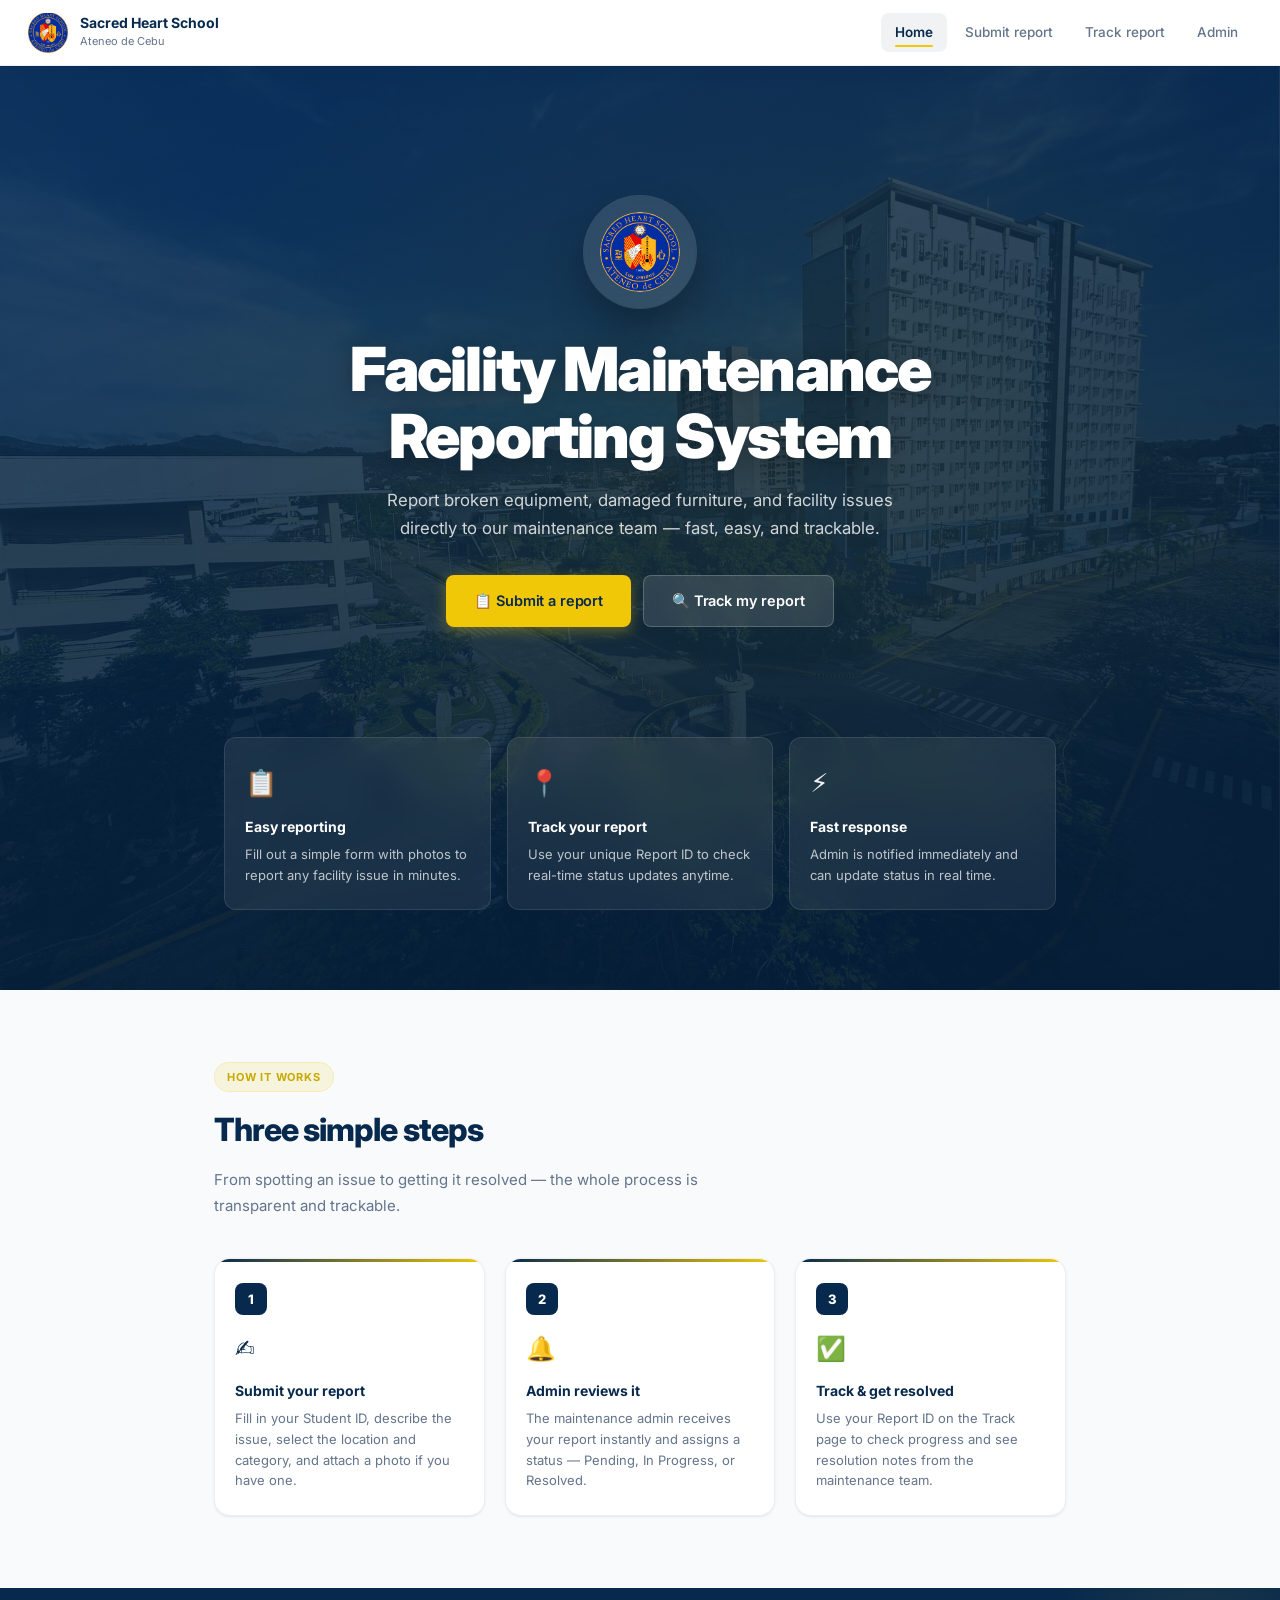
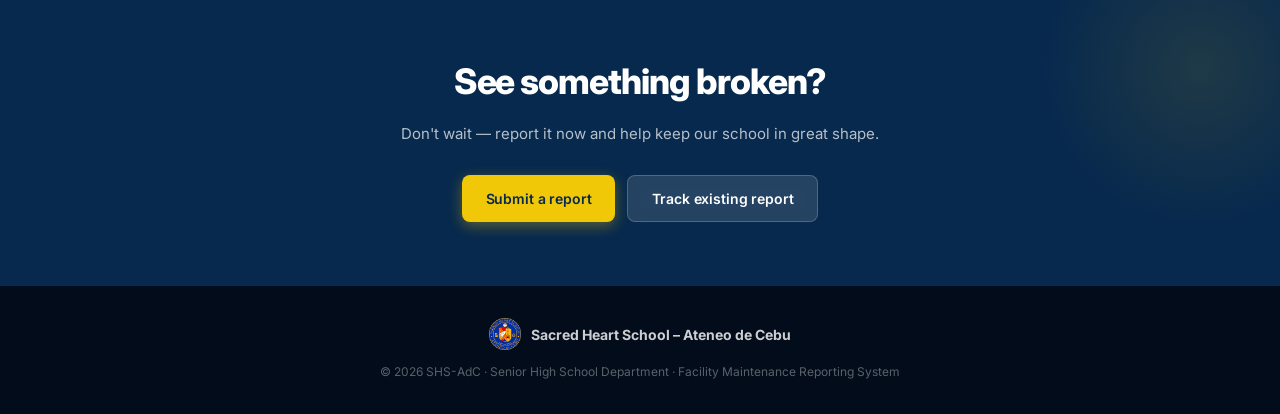
<file: index.html>
<!DOCTYPE html>
<html lang="en">
<head>
  <meta charset="UTF-8" />
  <meta name="viewport" content="width=device-width, initial-scale=1.0" />
  <title>SHS-AdC Facility Report System</title>
  <link rel="stylesheet" href="style.css" />
  <link rel="icon" href="assets/favicon.png" type="image/png" />
  <link rel="apple-touch-icon" href="assets/apple-touch-icon.png" />
  <style>
    /* ── STATS STRIP ── */
    .stats-strip {
      background: rgba(5,20,40,0.55);
      backdrop-filter: blur(12px);
      border-top: 1px solid rgba(255,255,255,0.06);
      border-bottom: 1px solid rgba(255,255,255,0.06);
      padding: 20px 24px;
      display: flex;
      justify-content: center;
      gap: 48px;
      flex-wrap: wrap;
    }
    .stat-item { text-align: center; }
    .stat-item .num  { font-size: 28px; font-weight: 800; color: var(--gold); letter-spacing: -0.03em; }
    .stat-item .lbl  { font-size: 12px; color: rgba(255,255,255,0.60); margin-top: 2px; font-weight: 500; }

    /* ── HOW IT WORKS ── */
    .section-wrap {
      max-width: 900px;
      margin: 0 auto;
      padding: 72px 24px;
    }
    .section-tag {
      display: inline-block;
      background: rgba(240,200,8,0.12);
      color: var(--gold-dark);
      font-size: 11px;
      font-weight: 700;
      letter-spacing: 0.8px;
      text-transform: uppercase;
      padding: 5px 12px;
      border-radius: 20px;
      margin-bottom: 12px;
      border: 1px solid rgba(240,200,8,0.2);
    }
    .section-title {
      font-size: clamp(1.5rem, 3vw, 2rem);
      font-weight: 800;
      color: var(--navy);
      letter-spacing: -0.03em;
      margin-bottom: 10px;
    }
    .section-sub { font-size: 15px; color: var(--muted); max-width: 520px; line-height: 1.7; }

    .steps-grid {
      display: grid;
      grid-template-columns: repeat(auto-fit, minmax(200px, 1fr));
      gap: 20px;
      margin-top: 40px;
    }

    .step-card {
      background: #fff;
      border: 1px solid rgba(7,41,77,0.07);
      border-radius: 16px;
      padding: 24px 20px;
      box-shadow: var(--shadow-sm);
      transition: var(--transition);
      position: relative;
      overflow: hidden;
    }
    .step-card::before {
      content: '';
      position: absolute;
      top: 0; left: 0; right: 0;
      height: 3px;
      background: linear-gradient(90deg, var(--navy), var(--gold));
    }
    .step-card:hover { transform: translateY(-4px); box-shadow: var(--shadow-lg); }
    .step-num {
      width: 32px; height: 32px;
      background: var(--navy);
      color: #fff;
      border-radius: 8px;
      display: flex;
      align-items: center;
      justify-content: center;
      font-size: 13px;
      font-weight: 800;
      margin-bottom: 14px;
    }
    .step-icon { font-size: 24px; margin-bottom: 10px; }
    .step-card h3 { font-size: 14px; font-weight: 700; color: var(--navy); margin-bottom: 6px; }
    .step-card p  { font-size: 13px; color: var(--muted); line-height: 1.6; }

    /* ── CTA ── */
    .cta-section {
      background: var(--navy);
      padding: 64px 24px;
      text-align: center;
      position: relative;
      overflow: hidden;
    }
    .cta-section::before {
      content: '';
      position: absolute;
      top: -80px; right: -80px;
      width: 320px; height: 320px;
      background: radial-gradient(circle, rgba(240,200,8,0.10) 0%, transparent 70%);
      pointer-events: none;
    }
    .cta-section h2 {
      font-size: clamp(1.6rem, 3vw, 2.2rem);
      font-weight: 800;
      color: #fff;
      margin-bottom: 12px;
      letter-spacing: -0.03em;
    }
    .cta-section p { color: rgba(255,255,255,0.70); font-size: 15px; margin-bottom: 28px; }
    .cta-btns { display: flex; gap: 12px; justify-content: center; flex-wrap: wrap; }

    /* ── FOOTER ── */
    .site-footer {
      background: #020c1b;
      padding: 32px 24px;
      text-align: center;
    }
    .footer-logo {
      display: flex;
      align-items: center;
      justify-content: center;
      gap: 10px;
      margin-bottom: 12px;
    }
    .footer-logo img { width: 32px; height: 32px; border-radius: 8px; object-fit: cover; }
    .footer-logo span { font-size: 14px; font-weight: 700; color: rgba(255,255,255,0.8); }
    .footer-copy { font-size: 12px; color: rgba(255,255,255,0.35); }
  </style>
</head>
<body>

<nav>
  <a class="nav-logo" href="index.html">
    <img class="crest" src="assets/crest.png" alt="SHS crest" />
    <div>
      <div class="school-name">Sacred Heart School</div>
      <div class="school-sub">Ateneo de Cebu</div>
    </div>
  </a>
  <div class="nav-links">
    <a href="index.html" class="active">Home</a>
    <a href="report.html">Submit report</a>
    <a href="track.html">Track report</a>
    <a href="admin-login.html">Admin</a>
  </div>
</nav>

<!-- HERO -->
<section class="hero-block">
  <div class="hero">
    <div class="hero-logo">
      <img src="assets/crest.png" alt="SHS crest"/>
    </div>
    <h1>Facility Maintenance<br>Reporting System</h1>
    <p>Report broken equipment, damaged furniture, and facility issues directly to our maintenance team — fast, easy, and trackable.</p>
    <div class="hero-btns">
      <a href="report.html" class="btn btn-outline">📋 Submit a report</a>
      <a href="track.html" class="btn btn-ghost">🔍 Track my report</a>
    </div>
  </div>

  <!-- FEATURE CARDS -->
  <div class="features">
    <div class="feature-card">
      <div class="feature-icon">📋</div>
      <h3>Easy reporting</h3>
      <p>Fill out a simple form with photos to report any facility issue in minutes.</p>
    </div>
    <div class="feature-card">
      <div class="feature-icon">📍</div>
      <h3>Track your report</h3>
      <p>Use your unique Report ID to check real-time status updates anytime.</p>
    </div>
    <div class="feature-card">
      <div class="feature-icon">⚡</div>
      <h3>Fast response</h3>
      <p>Admin is notified immediately and can update status in real time.</p>
    </div>
  </div>
</section>

<!-- HOW IT WORKS -->
<div class="section-wrap">
  <div class="section-tag">How it works</div>
  <h2 class="section-title">Three simple steps</h2>
  <p class="section-sub">From spotting an issue to getting it resolved — the whole process is transparent and trackable.</p>

  <div class="steps-grid">
    <div class="step-card">
      <div class="step-num">1</div>
      <div class="step-icon">✍️</div>
      <h3>Submit your report</h3>
      <p>Fill in your Student ID, describe the issue, select the location and category, and attach a photo if you have one.</p>
    </div>
    <div class="step-card">
      <div class="step-num">2</div>
      <div class="step-icon">🔔</div>
      <h3>Admin reviews it</h3>
      <p>The maintenance admin receives your report instantly and assigns a status — Pending, In Progress, or Resolved.</p>
    </div>
    <div class="step-card">
      <div class="step-num">3</div>
      <div class="step-icon">✅</div>
      <h3>Track & get resolved</h3>
      <p>Use your Report ID on the Track page to check progress and see resolution notes from the maintenance team.</p>
    </div>
  </div>
</div>

<!-- CTA -->
<section class="cta-section">
  <h2>See something broken?</h2>
  <p>Don't wait — report it now and help keep our school in great shape.</p>
  <div class="cta-btns">
    <a href="report.html" class="btn btn-outline">Submit a report</a>
    <a href="track.html" class="btn btn-ghost">Track existing report</a>
  </div>
</section>

<!-- FOOTER -->
<footer class="site-footer">
  <div class="footer-logo">
    <img src="assets/crest.png" alt="SHS crest" />
    <span>Sacred Heart School – Ateneo de Cebu</span>
  </div>
  <p class="footer-copy">&copy; 2026 SHS-AdC · Senior High School Department · Facility Maintenance Reporting System</p>
</footer>

<script src="ui.js"></script>
</body>
</html>
</file>
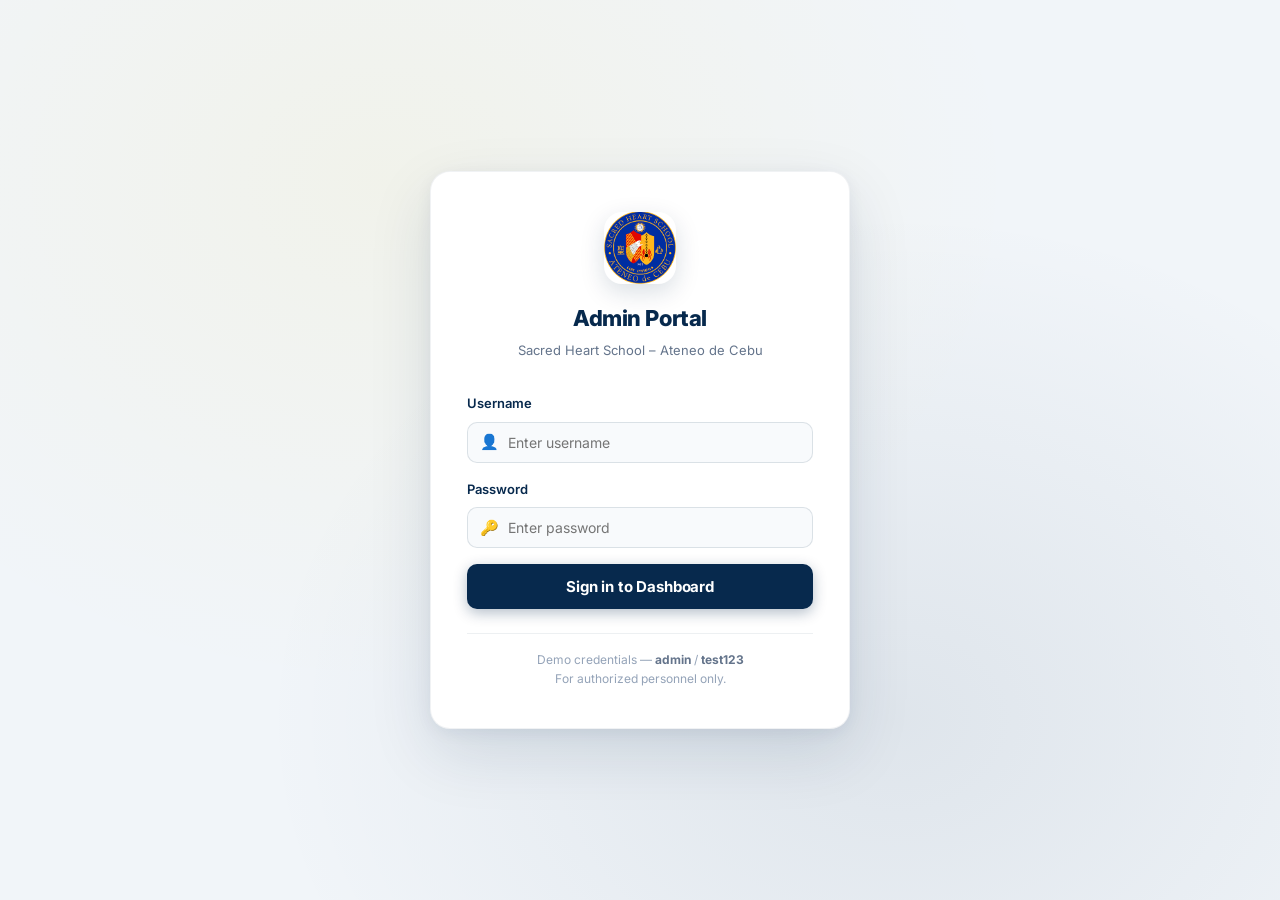
<file: admin-login.html>
<!DOCTYPE html>
<html lang="en">
<head>
    <meta charset="utf-8" />
    <meta name="viewport" content="width=device-width,initial-scale=1" />
    <title>Admin Login — SHS-AdC</title>
    <link rel="stylesheet" href="style.css" />
  <link rel="icon" href="assets/favicon.png" type="image/png" />
  <link rel="apple-touch-icon" href="assets/apple-touch-icon.png" />
    <style>
        body {
            background:
                radial-gradient(ellipse at 30% 20%, rgba(240,200,8,0.06) 0%, transparent 50%),
                radial-gradient(ellipse at 70% 80%, rgba(7,41,77,0.08) 0%, transparent 50%),
                #f1f5f9;
            min-height: 100vh;
            display: flex;
            align-items: center;
            justify-content: center;
            padding: 20px;
        }

        .login-wrap { width: 100%; max-width: 420px; }

        .login-card {
            background: #fff;
            border-radius: 20px;
            padding: 40px 36px;
            box-shadow: 0 24px 64px rgba(7,41,77,0.12), 0 4px 16px rgba(7,41,77,0.06);
            border: 1px solid rgba(7,41,77,0.06);
        }

        .login-header { text-align: center; margin-bottom: 32px; }

        .login-logo {
            width: 72px; height: 72px;
            border-radius: 18px;
            margin: 0 auto 16px;
            overflow: hidden;
            box-shadow: 0 8px 24px rgba(7,41,77,0.15);
        }

        .login-logo img { width: 100%; height: 100%; object-fit: cover; }

        .login-header h1 {
            font-size: 22px;
            font-weight: 800;
            color: #07294d;
            margin-bottom: 4px;
            letter-spacing: -0.02em;
        }

        .login-header p { font-size: 13px; color: #64748b; }

        .form-group { margin-bottom: 16px; }

        .form-group label {
            display: block;
            font-size: 13px;
            font-weight: 600;
            color: #07294d;
            margin-bottom: 7px;
        }

        .input-wrap { position: relative; }

        .input-icon {
            position: absolute;
            left: 13px;
            top: 50%;
            transform: translateY(-50%);
            font-size: 15px;
            pointer-events: none;
        }

        input[type=text], input[type=password] {
            width: 100%;
            padding: 11px 14px 11px 40px;
            border: 1.5px solid rgba(7,41,77,0.12);
            border-radius: 10px;
            font-size: 14px;
            font-family: inherit;
            color: #07294d;
            background: #f8fafc;
            transition: all 0.18s;
        }

        input:focus {
            outline: none;
            border-color: #07294d;
            background: #fff;
            box-shadow: 0 0 0 3px rgba(7,41,77,0.10);
        }

        .btn-login {
            width: 100%;
            padding: 13px;
            border-radius: 10px;
            border: none;
            background: #07294d;
            color: #fff;
            font-weight: 700;
            font-size: 15px;
            cursor: pointer;
            margin-top: 8px;
            font-family: inherit;
            transition: all 0.18s;
            display: flex;
            align-items: center;
            justify-content: center;
            gap: 8px;
            box-shadow: 0 4px 14px rgba(7,41,77,0.30);
            letter-spacing: -0.01em;
        }

        .btn-login:hover { background: #0a3b6d; box-shadow: 0 8px 24px rgba(7,41,77,0.35); transform: translateY(-1px); }
        .btn-login:active { transform: translateY(0); }
        .btn-login:disabled { opacity: 0.6; cursor: not-allowed; transform: none; }

        .error-msg {
            background: #fff5f5;
            border: 1.5px solid #fed7d7;
            border-radius: 10px;
            padding: 10px 14px;
            font-size: 13px;
            color: #c53030;
            margin-bottom: 16px;
            display: none;
            align-items: center;
            gap: 8px;
        }

        .divider {
            border: none;
            border-top: 1px solid rgba(7,41,77,0.07);
            margin: 24px 0 16px;
        }

        .footer-note {
            font-size: 12px;
            color: #94a3b8;
            text-align: center;
            line-height: 1.6;
        }

        .footer-note strong { color: #64748b; }

        /* Shake animation for wrong password */
        @keyframes shake {
            0%,100% { transform: translateX(0); }
            20%,60%  { transform: translateX(-6px); }
            40%,80%  { transform: translateX(6px); }
        }
        .shake { animation: shake 0.4s ease; }
    </style>
</head>
<body>
    <div class="login-wrap">
        <div class="login-card" id="login-card">
            <div class="login-header">
                <div class="login-logo">
                    <img src="assets/crest.png" alt="SHS crest" />
                </div>
                <h1>Admin Portal</h1>
                <p>Sacred Heart School – Ateneo de Cebu</p>
            </div>

            <div class="error-msg" id="error-msg">
                <span>🔒</span>
                <span id="error-text">Incorrect username or password.</span>
            </div>

            <div class="form-group">
                <label for="username">Username</label>
                <div class="input-wrap">
                    <span class="input-icon">👤</span>
                    <input type="text" id="username" placeholder="Enter username" autocomplete="username" />
                </div>
            </div>

            <div class="form-group">
                <label for="password">Password</label>
                <div class="input-wrap">
                    <span class="input-icon">🔑</span>
                    <input type="password" id="password" placeholder="Enter password" autocomplete="current-password" />
                </div>
            </div>

            <button class="btn-login" id="login-btn" onclick="login()">
                Sign in to Dashboard
            </button>

            <hr class="divider" />
            <p class="footer-note">
                Demo credentials — <strong>admin</strong> / <strong>test123</strong><br>
                For authorized personnel only.
            </p>
        </div>
    </div>

    <script>
        // Enter key support
        document.addEventListener('keydown', function(e) {
            if (e.key === 'Enter') login();
        });

        function login() {
            const username = document.getElementById('username').value.trim();
            const pw       = document.getElementById('password').value;
            const errMsg   = document.getElementById('error-msg');
            const card     = document.getElementById('login-card');
            const btn      = document.getElementById('login-btn');

            errMsg.style.display = 'none';

            if (!username || !pw) {
                document.getElementById('error-text').textContent = 'Please enter both username and password.';
                errMsg.style.display = 'flex';
                return;
            }

            btn.disabled = true;
            btn.innerHTML = '<span class="spinner" style="border-top-color:#fff;border-color:rgba(255,255,255,0.3);"></span> Signing in…';

            setTimeout(() => {
                if (username === 'admin' && pw === 'test123') {
                    localStorage.setItem('adminLoggedIn', 'true');
                    btn.innerHTML = '✓ Success! Redirecting…';
                    btn.style.background = '#166534';
                    setTimeout(() => location.href = 'admin.html', 500);
                } else {
                    errMsg.style.display = 'flex';
                    document.getElementById('error-text').textContent = 'Incorrect username or password.';
                    card.classList.add('shake');
                    setTimeout(() => card.classList.remove('shake'), 400);
                    document.getElementById('password').value = '';
                    btn.disabled = false;
                    btn.textContent = 'Sign in to Dashboard';
                    btn.style.background = '';
                }
            }, 600);
        }
    </script>
</body>
</html>
</file>
<file: style.css>
/* ============================================================
   SHS-AdC Facility Report System — Global Stylesheet
   Commercial-grade design system
   ============================================================ */

@import url('https://fonts.googleapis.com/css2?family=Inter:wght@400;500;600;700;800;900&display=swap');

/* ── RESET & BASE ── */
*, *::before, *::after { box-sizing: border-box; margin: 0; padding: 0; }

:root {
  --navy:       #07294d;
  --navy-dark:  #051e38;
  --navy-light: #0a3b6d;
  --gold:       #f0c808;
  --gold-dark:  #c9a800;
  --gold-light: #fde047;
  --muted:      #64748b;
  --surface:    #f8fafc;
  --card:       #ffffff;
  --border:     rgba(7,41,77,0.08);
  --border-md:  rgba(7,41,77,0.12);
  --shadow-sm:  0 1px 3px rgba(0,0,0,.06), 0 1px 2px rgba(0,0,0,.04);
  --shadow-md:  0 4px 16px rgba(7,41,77,.08), 0 1px 4px rgba(7,41,77,.04);
  --shadow-lg:  0 12px 40px rgba(7,41,77,.10), 0 4px 12px rgba(7,41,77,.06);
  --shadow-xl:  0 24px 64px rgba(7,41,77,.14), 0 8px 24px rgba(7,41,77,.08);
  --radius-sm:  8px;
  --radius-md:  12px;
  --radius-lg:  16px;
  --radius-xl:  24px;
  --transition: all 0.2s cubic-bezier(0.22, 1, 0.36, 1);
}

html { scroll-behavior: smooth; }

body {
  font-family: 'Inter', 'Segoe UI', system-ui, sans-serif;
  background: var(--surface);
  color: var(--navy);
  font-size: 15px;
  line-height: 1.65;
  -webkit-font-smoothing: antialiased;
  animation: pageFadeIn 0.35s cubic-bezier(0.22, 1, 0.36, 1) both;
}

@keyframes pageFadeIn {
  from { opacity: 0; transform: translateY(8px); }
  to   { opacity: 1; transform: translateY(0); }
}

body.page-leaving {
  opacity: 0 !important;
  transform: translateY(-5px) !important;
  transition: opacity 0.18s ease-in, transform 0.18s ease-in !important;
  animation: none !important;
  pointer-events: none;
}

a { color: var(--navy); text-decoration: none; }
a:hover { text-decoration: underline; }
img { display: block; max-width: 100%; }

/* ── NAVIGATION ── */
nav {
  background: rgba(255,255,255,0.88);
  backdrop-filter: blur(20px);
  -webkit-backdrop-filter: blur(20px);
  border-bottom: 1px solid var(--border);
  padding: 0 28px;
  display: flex;
  align-items: center;
  justify-content: space-between;
  height: 66px;
  position: sticky;
  top: 0;
  z-index: 200;
  box-shadow: 0 1px 0 rgba(7,41,77,0.06), 0 4px 16px rgba(7,41,77,0.04);
}

.nav-logo {
  display: flex;
  align-items: center;
  gap: 12px;
  font-weight: 700;
  font-size: 15px;
  color: var(--navy);
  text-decoration: none;
  flex-shrink: 0;
}

.nav-logo img.crest {
  width: 40px;
  height: 40px;
  border-radius: 10px;
  object-fit: cover;
}

.nav-logo .school-name { font-size: 14px; font-weight: 700; color: var(--navy); line-height: 1.2; }
.nav-logo .school-sub  { font-size: 11px; font-weight: 400; color: var(--muted); }

.nav-links {
  display: flex;
  align-items: center;
  gap: 4px;
}

.nav-links a {
  position: relative;
  font-size: 13.5px;
  font-weight: 500;
  color: var(--muted);
  padding: 8px 14px;
  border-radius: var(--radius-sm);
  text-decoration: none;
  transition: var(--transition);
}

.nav-links a:hover { color: var(--navy); background: rgba(7,41,77,0.05); text-decoration: none; }
.nav-links a.active { color: var(--navy); font-weight: 600; background: rgba(7,41,77,0.06); }

.nav-links a::after {
  content: '';
  position: absolute;
  bottom: 5px; left: 14px; right: 14px;
  height: 2px;
  background: var(--gold);
  border-radius: 2px;
  transform: scaleX(0);
  transform-origin: center;
  transition: transform 0.22s cubic-bezier(0.34, 1.56, 0.64, 1);
}

.nav-links a:hover::after,
.nav-links a.active::after { transform: scaleX(1); }

/* ── HERO ── */
.hero-block {
  position: relative;
  background: var(--navy-dark);
  background-image:
    linear-gradient(160deg, rgba(7,41,77,0.82) 0%, rgba(5,30,56,0.95) 100%),
    url('assets/hero.jpg');
  background-size: cover;
  background-position: center;
  background-attachment: fixed;
  overflow: hidden;
}

.hero-block::before {
  content: '';
  position: absolute;
  inset: 0;
  background: radial-gradient(ellipse at 60% 40%, rgba(240,200,8,0.08) 0%, transparent 60%);
  pointer-events: none;
}

.hero {
  position: relative;
  z-index: 1;
  color: #fff;
  padding: 130px 24px 90px;
  text-align: center;
  min-height: 640px;
  display: flex;
  flex-direction: column;
  align-items: center;
  justify-content: center;
}

.hero-logo {
  width: 112px; height: 112px;
  margin: 0 auto 28px;
  border-radius: 50%;
  display: flex;
  align-items: center;
  justify-content: center;
  background: rgba(255,255,255,0.12);
  box-shadow: 0 0 0 1px rgba(255,255,255,0.15), 0 20px 40px rgba(0,0,0,0.3);
  backdrop-filter: blur(10px);
}

.hero-logo img { width: 80px; height: 80px; border-radius: 50%; object-fit: contain; }

.hero h1 {
  font-size: clamp(2.2rem, 5vw, 3.8rem);
  font-weight: 900;
  letter-spacing: -0.03em;
  line-height: 1.1;
  color: #fff;
  text-shadow: 0 4px 24px rgba(0,0,0,0.3);
  margin-bottom: 16px;
  max-width: 700px;
}

.hero p {
  font-size: 1.05rem;
  color: rgba(255,255,255,0.80);
  max-width: 560px;
  margin: 0 auto 32px;
  line-height: 1.7;
}

/* ── BUTTONS ── */
.btn {
  display: inline-flex;
  align-items: center;
  justify-content: center;
  gap: 6px;
  padding: 11px 24px;
  border-radius: var(--radius-sm);
  font-size: 14px;
  font-weight: 600;
  cursor: pointer;
  border: none;
  text-decoration: none;
  transition: var(--transition);
  position: relative;
  overflow: hidden;
  white-space: nowrap;
  letter-spacing: -0.01em;
}

.btn::before {
  content: '';
  position: absolute;
  inset: 0;
  background: linear-gradient(120deg, transparent, rgba(255,255,255,0.25), transparent);
  transform: translateX(-200%);
  transition: transform 0s;
}

.btn:hover::before { transform: translateX(200%); transition: transform 0.7s; }

.btn:hover { opacity: 1; text-decoration: none; transform: translateY(-1px); }
.btn:active { transform: translateY(0); transition-duration: 0.05s; }
.btn:disabled { opacity: 0.5; cursor: not-allowed; transform: none; }

.btn-primary {
  background: var(--navy);
  color: #fff;
  box-shadow: 0 4px 14px rgba(7,41,77,0.30), 0 1px 3px rgba(7,41,77,0.20);
}
.btn-primary:hover { background: var(--navy-light); box-shadow: 0 8px 24px rgba(7,41,77,0.35); }

.btn-outline {
  background: var(--gold);
  color: var(--navy);
  box-shadow: 0 4px 14px rgba(240,200,8,0.35);
}
.btn-outline:hover { background: var(--gold-light); box-shadow: 0 8px 24px rgba(240,200,8,0.45); }

.btn-ghost {
  background: rgba(255,255,255,0.12);
  color: #fff;
  border: 1px solid rgba(255,255,255,0.2);
  backdrop-filter: blur(8px);
}
.btn-ghost:hover { background: rgba(255,255,255,0.18); }

/* ── CARDS ── */
.card {
  background: var(--card);
  border: 1px solid var(--border);
  border-radius: var(--radius-lg);
  padding: 24px 28px;
  box-shadow: var(--shadow-md);
  animation: cardSlideIn 0.4s cubic-bezier(0.22, 1, 0.36, 1) both;
}

@keyframes cardSlideIn {
  from { opacity: 0; transform: translateY(16px); }
  to   { opacity: 1; transform: translateY(0); }
}

/* ── FORM ELEMENTS ── */
.form-group { margin-bottom: 18px; }

.form-label {
  display: block;
  font-size: 13px;
  font-weight: 600;
  color: var(--navy);
  margin-bottom: 7px;
  letter-spacing: -0.01em;
}

.form-label .req { color: #e53e3e; margin-left: 2px; }

input[type=text],
input[type=password],
input[type=email],
select,
textarea {
  width: 100%;
  padding: 10px 14px;
  border: 1.5px solid rgba(7,41,77,0.12);
  border-radius: var(--radius-sm);
  font-size: 14px;
  font-family: inherit;
  color: var(--navy);
  background: #fff;
  transition: border-color 0.18s, box-shadow 0.18s, background 0.18s;
  appearance: none;
  -webkit-appearance: none;
}

input:focus, select:focus, textarea:focus {
  outline: none;
  border-color: var(--navy);
  box-shadow: 0 0 0 3px rgba(7,41,77,0.10);
  background: #fafcff;
}

select {
  background-image: url("data:image/svg+xml,%3Csvg xmlns='http://www.w3.org/2000/svg' width='12' height='12' viewBox='0 0 12 12'%3E%3Cpath fill='%2307294d' d='M6 8L1 3h10z'/%3E%3C/svg%3E");
  background-repeat: no-repeat;
  background-position: right 12px center;
  padding-right: 36px;
}

textarea { resize: vertical; min-height: 110px; }

.form-row {
  display: grid;
  grid-template-columns: 1fr 1fr;
  gap: 16px;
}

/* ── ALERTS ── */
.alert {
  padding: 12px 16px;
  border-radius: var(--radius-sm);
  font-size: 13px;
  margin-bottom: 16px;
  display: none;
  line-height: 1.5;
}

.alert-error   { background: #fff5f5; border: 1.5px solid #fed7d7; color: #c53030; }
.alert-success { background: #f0fff4; border: 1.5px solid #c6f6d5; color: #276749; }
.alert ul { margin: 6px 0 0; padding-left: 18px; }

/* ── BADGES ── */
.badge {
  display: inline-flex;
  align-items: center;
  font-size: 11px;
  font-weight: 700;
  padding: 3px 10px;
  border-radius: 20px;
  text-transform: uppercase;
  letter-spacing: 0.4px;
  white-space: nowrap;
}

.badge-pending  { background: #fffbeb; color: #92400e; border: 1px solid #fde68a; }
.badge-progress { background: #eff6ff; color: #1e40af; border: 1px solid #bfdbfe; }
.badge-resolved { background: #f0fdf4; color: #166534; border: 1px solid #bbf7d0; }
.badge-rejected { background: #fff1f2; color: #9f1239; border: 1px solid #fecdd3; }

/* ── PAGE WRAPPERS ── */
.page-wrap      { max-width: 760px;  margin: 0 auto; padding: 40px 20px; }
.page-wrap-wide { max-width: 1100px; margin: 0 auto; padding: 40px 20px; }

/* ── SPINNER ── */
.spinner {
  display: inline-block;
  width: 15px; height: 15px;
  border: 2px solid rgba(255,255,255,0.35);
  border-top-color: #fff;
  border-radius: 50%;
  animation: spin 0.65s linear infinite;
  vertical-align: middle;
  margin-right: 7px;
  flex-shrink: 0;
}

@keyframes spin { to { transform: rotate(360deg); } }

/* ── HERO SECTION LAYOUT ── */
.hero-btns { display: flex; gap: 12px; justify-content: center; flex-wrap: wrap; }
.hero-btns .btn { min-width: 160px; padding: 13px 28px; font-size: 14.5px; }

/* ── FEATURE CARDS ── */
.features {
  display: grid;
  grid-template-columns: repeat(auto-fit, minmax(200px, 1fr));
  gap: 16px;
  max-width: 880px;
  margin: -60px auto 0;
  padding: 80px 24px 80px;
  position: relative;
  z-index: 2;
}

.feature-card {
  background: rgba(255,255,255,0.07);
  border: 1px solid rgba(255,255,255,0.10);
  border-radius: var(--radius-md);
  padding: 24px 20px;
  backdrop-filter: blur(12px);
  color: rgba(255,255,255,0.92);
  transition: var(--transition);
}

.feature-card:hover {
  background: rgba(255,255,255,0.12);
  transform: translateY(-4px);
  box-shadow: 0 16px 40px rgba(0,0,0,0.2);
}

.feature-icon { font-size: 26px; margin-bottom: 10px; }
.feature-card h3 { font-size: 14px; font-weight: 700; margin-bottom: 6px; color: #fff; }
.feature-card p  { font-size: 13px; color: rgba(255,255,255,0.72); line-height: 1.6; }

/* ── FOOTER ── */
.footer {
  text-align: center;
  padding: 36px 20px;
  font-size: 12px;
  color: rgba(255,255,255,0.55);
  background: rgba(5,20,40,0.6);
  backdrop-filter: blur(12px);
  border-top: 1px solid rgba(255,255,255,0.06);
  letter-spacing: 0.01em;
}

/* ── SIDEBAR (admin) ── */
.sidebar .nav-item,
.sidebar .nav-item:hover,
.sidebar .nav-item:focus,
.sidebar .nav-item:focus-visible {
  background: transparent !important;
  color: rgba(255,255,255,0.7) !important;
  outline: none !important;
  box-shadow: none !important;
}

.sidebar .nav-item.active {
  background: rgba(255,255,255,0.10) !important;
  color: #fff !important;
}

.sidebar .nav-item::before,
.sidebar .nav-item::after { display: none !important; }

/* ── RESPONSIVE ── */
@media (max-width: 640px) {
  .form-row { grid-template-columns: 1fr; }
  nav { padding: 0 16px; height: 60px; }
  .nav-links a { padding: 6px 10px; font-size: 12.5px; }
  .hero { padding: 90px 20px 60px; min-height: 500px; }
  .hero h1 { font-size: 2rem; }
  .card { padding: 18px 18px; }
}
</file>
